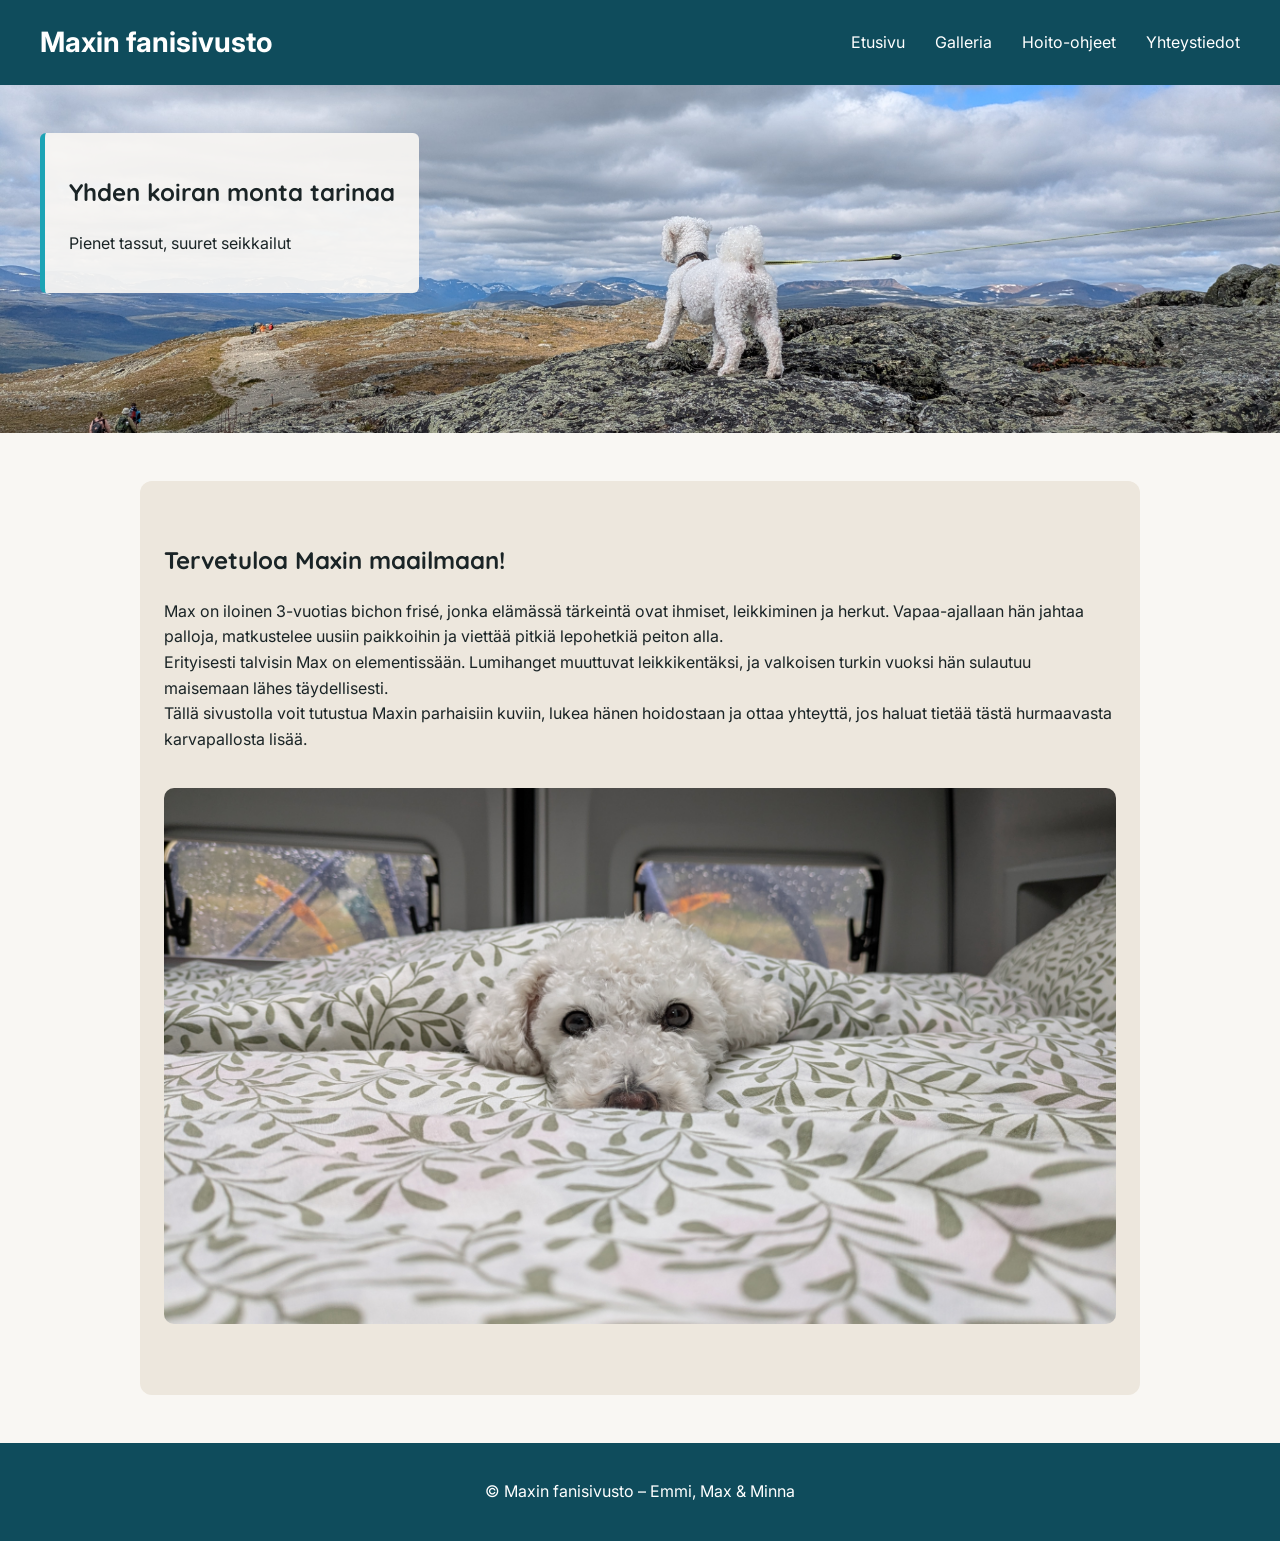
<file: index.html>
<!DOCTYPE html>
<html lang="fi">
<head>
    <meta charset="UTF-8">
    <meta name="viewport" content="width=device-width, initial-scale=1.0">
    <title>Etusivu / Maxin Fanisivusto</title>
    <link rel="icon" href="data:image/svg+xml,<svg xmlns=%22http://www.w3.org/2000/svg%22 viewBox=%220 0 100 100%22><text y=%22.9em%22 font-size=%2290%22>🐑</text></svg>">
    <!--Google Fonts: *Inter, Quicksand, Dekko-->
<link rel="preconnect" href="https://fonts.googleapis.com">
<link rel="preconnect" href="https://fonts.gstatic.com" crossorigin>
<link href="https://fonts.googleapis.com/css2?family=Dekko&family=Inter:wght@400;600&family=Quicksand:wght@600;700&display=swap" rel="stylesheet">
<link rel="stylesheet" href="css/style.css">
</head>

<body>
    <!-- HEADER -->
    <header class="header">
        <a href="index.html" class="logo">Maxin fanisivusto</a>

        <!-- NAVIGAATIOT -->
        <!-- Hampurilasvalikko mobiilinäkymää varten -->
        <input type="checkbox" id="valikko-auki" class="valikko-checkbox">
        <label for="valikko-auki" class="hampurilaisvalikko">
            ☰
        </label>
        <!-- Perusnavigaatiopalkki -->
        <nav class="navi">
            <ul>
                <li><a href="index.html">Etusivu</a></li>
                <li><a href="galleria.html">Galleria</a></li>
                <li><a href="hoito.html">Hoito-ohjeet</a></li>
                <li><a href="yhteystiedot.html">Yhteystiedot</a></li>
            </ul>
        </nav>
    </header>

    <!-- MAIN -->
    <!--Hero-osuus-->
    <main>
        <section class="hero">
            <div class="hero-sisalto">
                <h1 id="paaotsikko">Yhden koiran monta tarinaa</h1>
                <p>Pienet tassut, suuret seikkailut </p>
            </div>
        </section>
    <!--Intro-osuus--> 
        <section class="intro">
            <div class="intro-teksti">
                <h2>Tervetuloa Maxin maailmaan!</h2>
                <p>Max on iloinen 3-vuotias bichon frisé, jonka elämässä tärkeintä ovat ihmiset, leikkiminen ja herkut. Vapaa-ajallaan hän jahtaa palloja, matkustelee uusiin paikkoihin ja viettää pitkiä lepohetkiä peiton alla. 
                    <br> Erityisesti talvisin Max on elementissään. Lumihanget muuttuvat leikkikentäksi, ja valkoisen turkin vuoksi hän sulautuu maisemaan lähes täydellisesti. 
                    <br> Tällä sivustolla voit tutustua Maxin parhaisiin kuviin, lukea hänen hoidostaan ja ottaa yhteyttä, jos haluat tietää tästä hurmaavasta karvapallosta lisää.
                </p>
            </div>
            <div class="intro-kuva">
                <img src="images/max-katse-4032x2268.jpg" alt="Valkoinen koira katsoo suoraan kameraan" width="4032" height="2268">
            </div>
        </section>
    </main>


    <footer class="footer">
        <p>&copy; Maxin fanisivusto – Emmi, Max &amp; Minna</p>
    </footer>

</body>

</html>
</file>
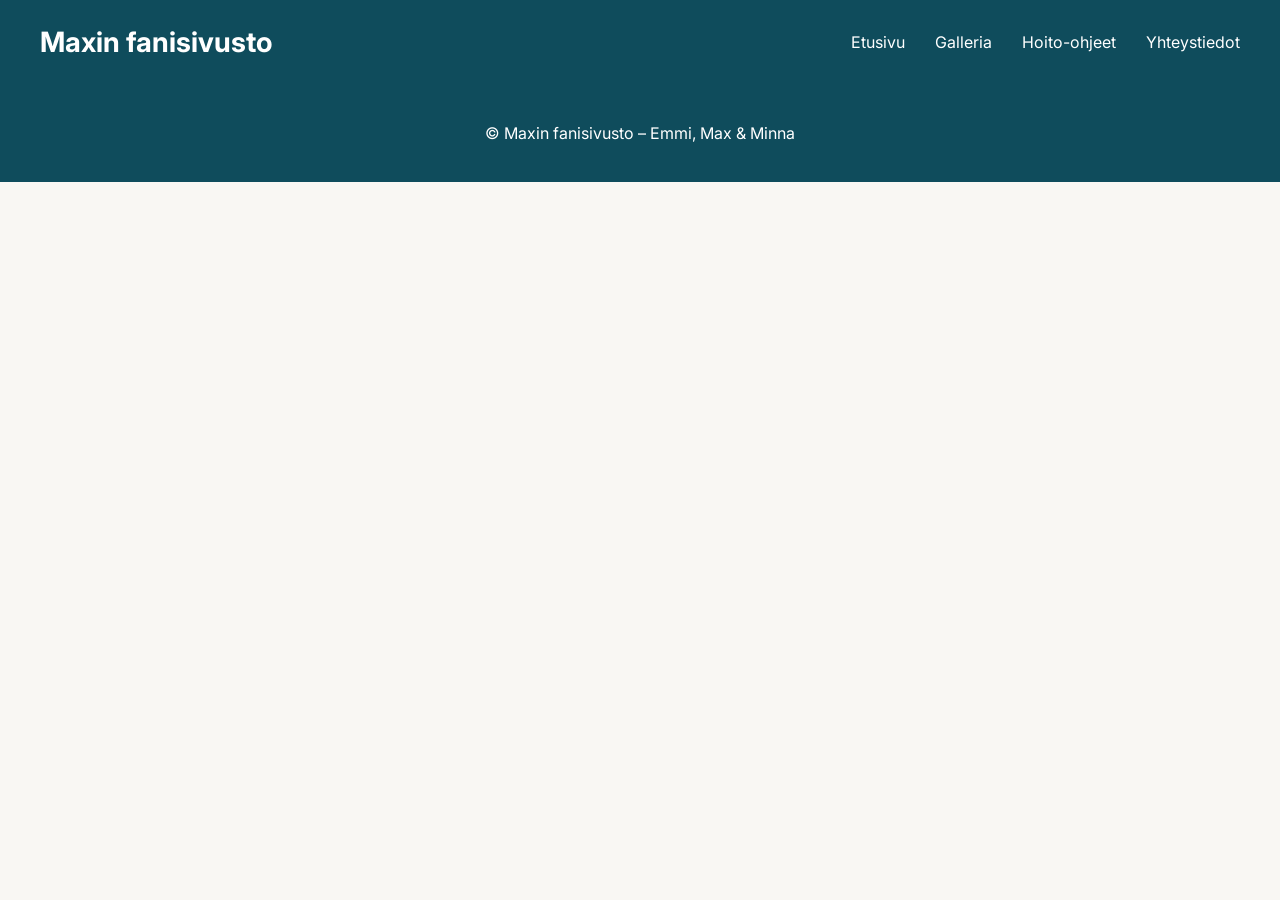
<file: galleria.html>
<!DOCTYPE html>
<html lang="fi">
<head>
    <meta charset="UTF-8">
    <meta name="viewport" content="width=device-width, initial-scale=1.0">
    <title>Galleria / Maxin Fanisivusto</title>
    <link rel="icon" href="data:image/svg+xml,<svg xmlns=%22http://www.w3.org/2000/svg%22 viewBox=%220 0 100 100%22><text y=%22.9em%22 font-size=%2290%22>🐑</text></svg>">
    <!--Google Fonts: *Inter, Quicksand, Dekko-->
<link rel="preconnect" href="https://fonts.googleapis.com">
<link rel="preconnect" href="https://fonts.gstatic.com" crossorigin>
<link href="https://fonts.googleapis.com/css2?family=Dekko&family=Inter:wght@400;600&family=Quicksand:wght@600;700&display=swap" rel="stylesheet">
<link rel="stylesheet" href="css/style.css">
</head>

<body>
    <!-- HEADER -->
    <header class="header">
        <a href="index.html" class="logo">Maxin fanisivusto</a>
        <nav class="navi">
            <ul>
                <li><a href="index.html">Etusivu</a></li>
                <li><a href="galleria.html">Galleria</a></li>
                <li><a href="hoito.html">Hoito-ohjeet</a></li>
                <li><a href="yhteystiedot.html">Yhteystiedot</a></li>
            </ul>
        </nav>
    </header>

    <main>
        
    </main>


    <footer class="footer">
        <p>&copy; Maxin fanisivusto – Emmi, Max &amp; Minna</p>
    </footer>
</body>
</html>
</file>
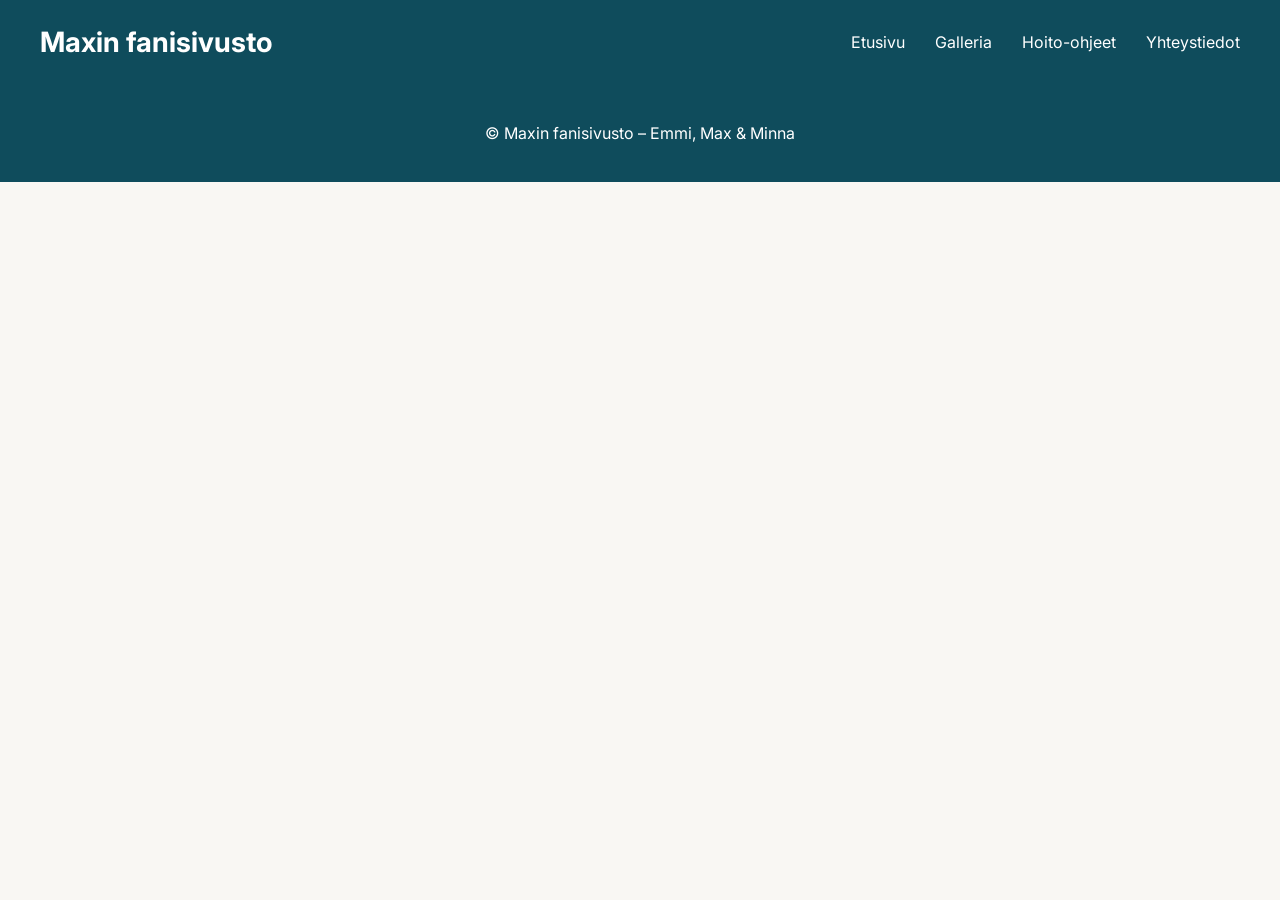
<file: hoito.html>
<!DOCTYPE html>
<html lang="fi">
<head>
    <meta charset="UTF-8">
    <meta name="viewport" content="width=device-width, initial-scale=1.0">
    <title>Hoito-ohjeet / Maxin Fanisivusto</title>
    <link rel="icon" href="data:image/svg+xml,<svg xmlns=%22http://www.w3.org/2000/svg%22 viewBox=%220 0 100 100%22><text y=%22.9em%22 font-size=%2290%22>🐑</text></svg>">
    <!--Google Fonts: *Inter, Quicksand, Dekko-->
<link rel="preconnect" href="https://fonts.googleapis.com">
<link rel="preconnect" href="https://fonts.gstatic.com" crossorigin>
<link href="https://fonts.googleapis.com/css2?family=Dekko&family=Inter:wght@400;600&family=Quicksand:wght@600;700&display=swap" rel="stylesheet">
<link rel="stylesheet" href="css/style.css">
</head>

<body>
    <!-- HEADER -->
    <header class="header">
        <a href="index.html" class="logo">Maxin fanisivusto</a>
        <nav class="navi">
            <ul>
                <li><a href="index.html">Etusivu</a></li>
                <li><a href="galleria.html">Galleria</a></li>
                <li><a href="hoito.html">Hoito-ohjeet</a></li>
                <li><a href="yhteystiedot.html">Yhteystiedot</a></li>
            </ul>
        </nav>
    </header>

    <main>
        
    </main>

    <footer class="footer">
        <p>&copy; Maxin fanisivusto – Emmi, Max &amp; Minna</p>
    </footer>
</body>
</html>
</file>
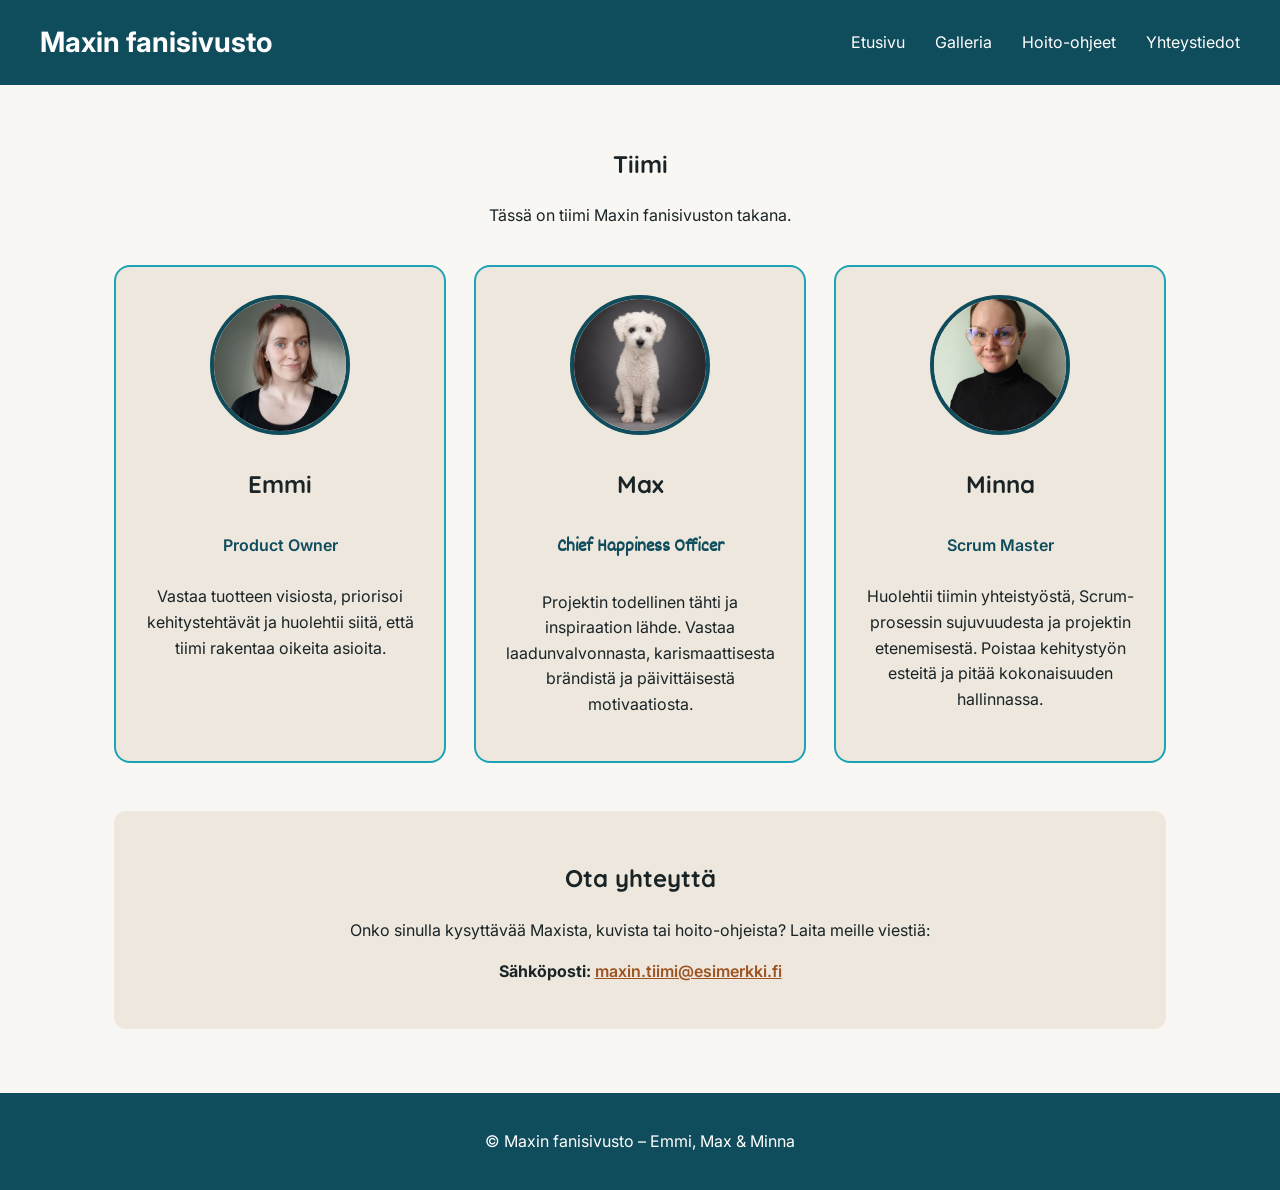
<file: yhteystiedot.html>
<!DOCTYPE html>
<html lang="fi">
<head>
    <meta charset="UTF-8">
    <meta name="viewport" content="width=device-width, initial-scale=1.0">
    <title>Yhteystiedot / Maxin Fanisivusto</title>
    <link rel="icon" href="data:image/svg+xml,<svg xmlns=%22http://www.w3.org/2000/svg%22 viewBox=%220 0 100 100%22><text y=%22.9em%22 font-size=%2290%22>🐑</text></svg>">
    <!--Google Fonts: *Inter, Quicksand, Dekko-->
<link rel="preconnect" href="https://fonts.googleapis.com">
<link rel="preconnect" href="https://fonts.gstatic.com" crossorigin>
<link href="https://fonts.googleapis.com/css2?family=Dekko&family=Inter:wght@400;600&family=Quicksand:wght@600;700&display=swap" rel="stylesheet">
<link rel="stylesheet" href="css/style.css">
</head>

<body>
    <!-- HEADER -->
    <header class="header">
        <a href="index.html" class="logo">Maxin fanisivusto</a>

<!-- NAVIGAATIOT -->
        <input type="checkbox" id="valikko-toggle" class="valikko-checkbox" aria-label="Avaa tai sulje valikko">
        <label for="valikko-toggle" class="hampurilaisvalikko" aria-hidden="true">☰</label>

        <nav class="navi">
            <ul>
                <li><a href="index.html">Etusivu</a></li>
                <li><a href="galleria.html">Galleria</a></li>
                <li><a href="hoito.html">Hoito-ohjeet</a></li>
                <li><a href="yhteystiedot.html">Yhteystiedot</a></li>
            </ul>
        </nav>
    </header>

    <!-- MAIN -->
   <main class="main-sisalto">
        <section class="tiimi-osio" aria-labelledby="tiimi-otsikko">
            <h1 id="tiimi-otsikko">Tiimi</h1>
            <p class="tiimi-esittely">
                Tässä on tiimi Maxin fanisivuston takana.
            </p>

            <div class="tiimi-ruudukko">
                <article class="tiimikortti">
                    <img src="images/emmi.png" alt="Muotokuva Emmistä, projektin Product Ownerista" class="tiimikortti-kuva">
                    <h2>Emmi</h2>
                    <p class="rooli">Product Owner</p>
                    <p>Vastaa tuotteen visiosta, priorisoi kehitystehtävät ja huolehtii siitä, että tiimi rakentaa oikeita asioita.</p>
                </article>

                <article class="tiimikortti">
                    <img src="images/max.png" alt="Valkoinen koira Max, projektin Chief Happiness Officer" class="tiimikortti-kuva">
                    <h2>Max</h2>
                    <p class="rooli fun-text">Chief Happiness Officer</p>
                    <p>Projektin todellinen tähti ja inspiraation lähde. Vastaa laadunvalvonnasta, karismaattisesta brändistä ja päivittäisestä motivaatiosta.</p>
                </article>

                <article class="tiimikortti">
                    <img src="images/minna.jpg" alt="Muotokuva Minnasta, projektin Scrum Masterista" class="tiimikortti-kuva">
                    <h2>Minna</h2>
                    <p class="rooli">Scrum Master</p>
                    <p>Huolehtii tiimin yhteistyöstä, Scrum-prosessin sujuvuudesta ja projektin etenemisestä. Poistaa kehitystyön esteitä ja pitää kokonaisuuden hallinnassa.</p>
                </article>
            </div>
        </section>

        <section class="yhteystiedot-osio" aria-labelledby="yhteystiedot-otsikko">
            <h2 id="yhteystiedot-otsikko">Ota yhteyttä</h2>
            <p>Onko sinulla kysyttävää Maxista, kuvista tai hoito-ohjeista? Laita meille viestiä:</p>
            <p>
                <strong>Sähköposti:</strong>
                <a href="mailto:maxin.tiimi@esimerkki.fi" class="yhteyslinkki">maxin.tiimi@esimerkki.fi</a>
            </p>
        </section>
    </main>

    <footer class="footer">
        <p>&copy; Maxin fanisivusto – Emmi, Max &amp; Minna</p>
    </footer>
</body>
</html>
</file>
<file: css/style.css>
:root {
    --primary-petrol: #0F4C5C;    /* Header, footer, napit */
    --harness-turquoise: #1CA3B5; /* Korostukset, reunukset, focus */
    --warm-caramel: #9E5422;      /* Tekstilinkit, lämpimät yksityiskohdat */
    --bg-cream: #F9F7F3;          /* Sivun päätausta */
    --card-sand: #EDE7DD;         /* Osioiden ja korttien tausta */
    --text-dark: #1A2426;         /* Perusteksti */
    --text-light: #FFFFFF;        /* Teksti tummalla pohjalla */
}
/* Leipäteksti (Canva Sans -tyyli) */
body {
    font-family: 'Inter', sans-serif;
    background-color: var(--bg-cream);
    color: var(--text-dark);
    margin: 0;
    line-height: 1.6;
}

/* Pääotsikot */
h1, h2 {
    font-family: 'Quicksand', sans-serif;
}

/* Rento käsinkirjoitettu korostus esim. kuvateksteihin (Dekko) */
.fun-text, figcaption {
    font-family: 'Dekko', cursive;
    font-size: 1.2rem;
}

* {
    box-sizing: border-box;
}

/* Saavutettava näppäimistökohdistus */
a:focus-visible,
button:focus-visible,
.hampurilaisvalikko:focus-visible {
    outline: 3px solid var(--harness-turquoise);
    outline-offset: 3px;
}

/* HEADER ja NAVIGAATIO */
.header {
    background-color: var(--primary-petrol);
    color: var(--text-light);
    position: sticky;
    top: 0;
    z-index: 100;
    display: flex;
    flex-wrap: wrap;
    justify-content: space-between;
    align-items: center;
    padding: 20px 40px;
}

.header .logo {
    font-size: 1.75rem;
    font-weight: 700;
}

.header a {
    text-decoration: none;
    color: var(--text-light);
}

.valikko-checkbox, .hampurilaisvalikko{
    display: none; 
}

.navi > ul {
    display: flex;
    gap: 30px;
    list-style: none;
    margin: 0;
    padding: 0;
}

.navi a:hover {
    color: var(--harness-turquoise);; 
}


/* HEADER JA NAVIGAATIO; MOBIILINÄKYMÄ */
@media (max-width: 768px){

    .header {
    position: static;
    padding: 16px 20px;
    }

    .navi {
        display: none;
        width: 100%;
        flex-direction: column;
        gap: 12px;
        padding-top: 16px;
    }

    .navi > ul {
        flex-direction: column;
        gap: 12px;
    }

    .valikko-checkbox {
        display: block;
        position: absolute;
        opacity: 0; 
        width: 1px; 
        height: 1px;
    }
    
    .hampurilaisvalikko {
        display: block;
        margin-left: auto;
        padding: 3px 8px; 
        border: 2px solid var(--text-light); 
        border-radius: 5px;
        cursor: pointer; 
}
    .valikko-checkbox:checked ~.navi{
        display: flex;
    }
}

/*MAIN*/

/* Etusivu */
/* Hero-osuus*/
.hero {
    background-color: var(--card-sand);
    color: var(--text-dark);
    padding: 48px 40px 140px 40px;
    background-image: url("../images/hero-kuva-4032x2268.jpg");
    background-size: cover;
    background-position: center 60%;
}

.hero-sisalto {
    display: inline-block;
    max-width: 540px;
    padding: 20px 24px;
    background-color: rgba(249, 247, 243, 0.92);
    border-left: 5px solid var(--harness-turquoise);
    border-radius: 6px;
}

/* Hero-kuva poistuu mobiilinäkymässä */
@media (max-width: 768px) {
    .hero {
        background-image: none;
        padding: 32px 20px;
    }

    .hero-sisalto {
        display: block;
        max-width: 100%;
        padding: 16px;
        background-color: var(--card-sand);
    }
}

/* Etusivun teksti ja kuva */
.intro {
    max-width: 1000px;
    margin: 48px auto;
    padding: 40px 24px 64px;
    background-color: var(--card-sand);
    border-radius: 12px;
}

.intro-kuva img {
    width: 100%;
    height: auto;
    border-radius: 10px;
    margin-top: 20px;
}

@media (max-width: 768px) {
    .intro {
        margin: 40px 10px; 
    }
}

/* Yhteystieto-osion tyylit */
.main-sisalto {
    max-width: 1100px;
    margin: 0 auto;
    padding: 40px 24px 64px;
}

.tiimi-osio {
    text-align: center;
}

.tiimi-esittely {
    max-width: 650px;
    margin: 0 auto 36px;
}

.tiimi-ruudukko {
    display: grid;
    grid-template-columns: repeat(auto-fit, minmax(260px, 1fr));
    gap: 28px;
    align-items: stretch;
}

.tiimikortti {
    background-color: var(--card-sand);
    border: 2px solid var(--harness-turquoise);
    border-radius: 16px;
    padding: 28px 22px;
    display: flex;
    flex-direction: column;
    align-items: center;
    gap: 10px;
}

.tiimikortti-kuva {
    width: 140px;
    height: 140px;
    object-fit: cover;
    border-radius: 50%;
    border: 4px solid var(--primary-petrol);
}

.rooli {
    font-weight: 600;
    color: var(--primary-petrol);
    margin: 0;
}

.yhteystiedot-osio {
    margin-top: 48px;
    padding: 28px;
    background-color: var(--card-sand);
    border-radius: 12px;
    text-align: center;
}

.yhteyslinkki {
    color: var(--warm-caramel);
    font-weight: 600;
}

.footer {
    background-color: var(--primary-petrol);
    color: var(--text-light);
    text-align: center;
    padding: 20px;
}

.tiimikortti-kuva {
    width: 140px;
    height: 140px;
    object-fit: cover;
    border-radius: 50%;
}
</file>
